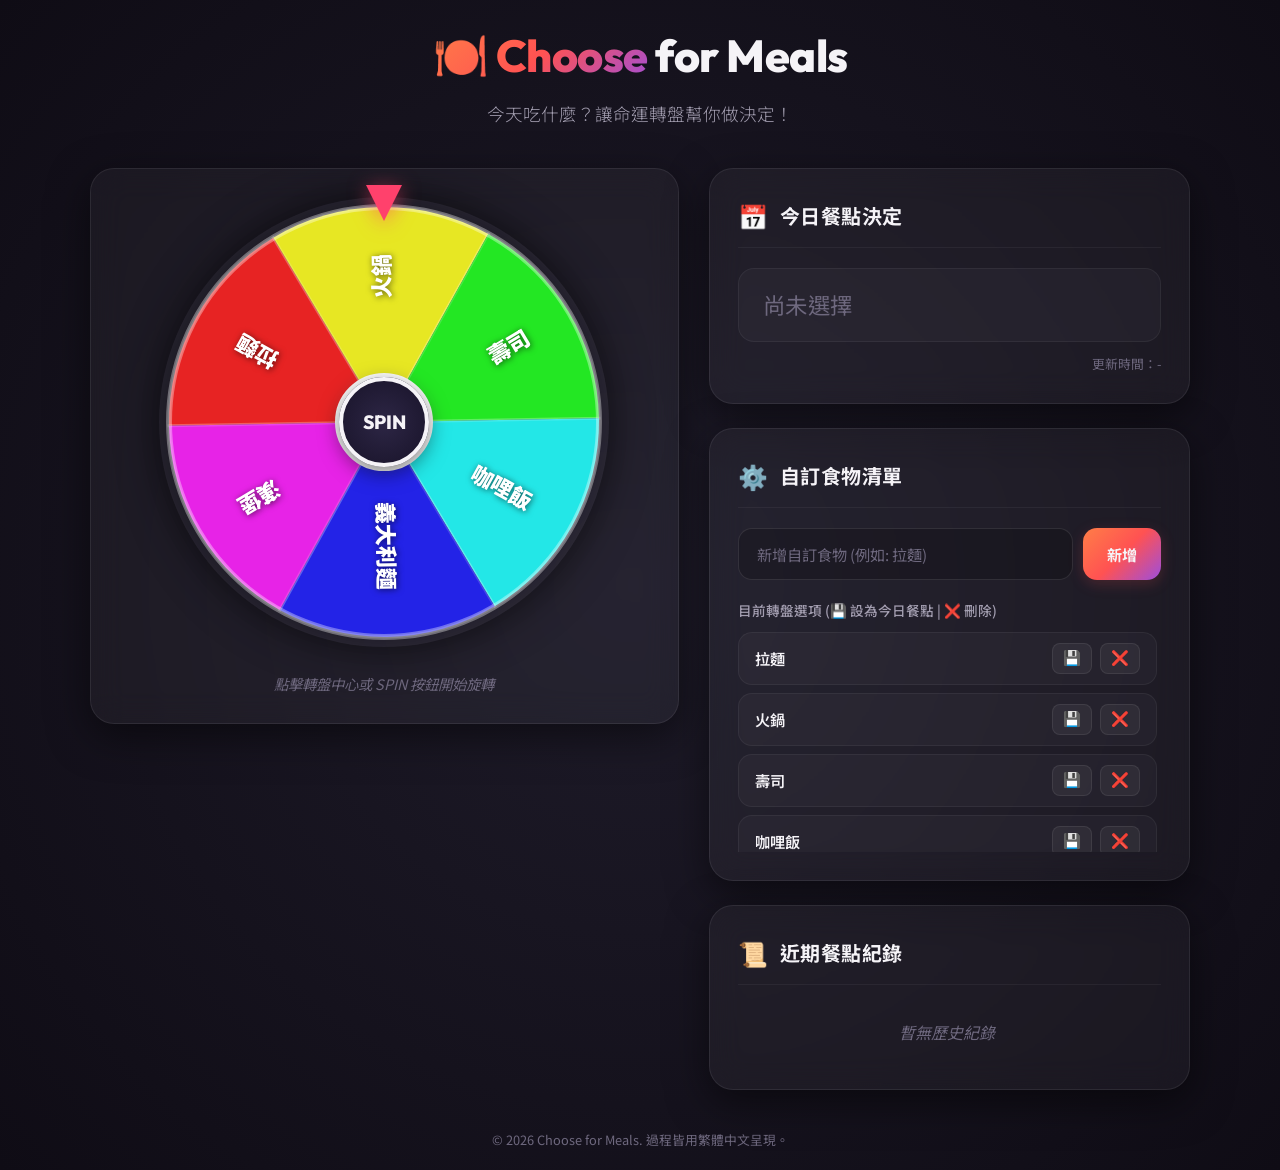
<file: index.html>
<!DOCTYPE html>
<html lang="zh-TW">
<head>
    <meta charset="UTF-8">
    <meta name="viewport" content="width=device-width, initial-scale=1.0">
    <title>今天吃什麼？ - 智能餐點決策轉盤</title>
    <!-- 載入 Google Fonts -->
    <link rel="preconnect" href="https://fonts.googleapis.com">
    <link rel="preconnect" href="https://fonts.gstatic.com" crossorigin>
    <link href="https://fonts.googleapis.com/css2?family=Noto+Sans+TC:wght@300;400;500;700;900&family=Outfit:wght@300;400;600;800&display=swap" rel="stylesheet">
    <link rel="stylesheet" href="style.css">
</head>
<body>
    <div class="app-container">
        <header class="app-header">
            <h1 class="app-title"><span class="brand-accent">🍽️ Choose</span> for Meals</h1>
            <p class="app-subtitle">今天吃什麼？讓命運轉盤幫你做決定！</p>
        </header>

        <main class="app-main">
            <!-- 左側：轉盤展示區 -->
            <section class="wheel-section card">
                <div class="wheel-outer-container">
                    <div class="wheel-pointer"></div>
                    <div class="wheel-container">
                        <canvas id="wheelCanvas" width="450" height="450"></canvas>
                        <button id="spinBtn" class="spin-button">SPIN</button>
                    </div>
                </div>
                <div id="quickTip" class="quick-tip">點擊轉盤中心或 SPIN 按鈕開始旋轉</div>
            </section>

            <!-- 右側：資訊與操作面板 -->
            <section class="control-section">
                <!-- 今日餐點卡片 -->
                <div class="card result-card" id="resultCard">
                    <div class="card-header">
                        <span class="icon">📅</span>
                        <h2>今日餐點決定</h2>
                    </div>
                    <div class="card-body">
                        <div class="today-choice-display">
                            <span class="choice-placeholder" id="todayChoiceText">尚未選擇</span>
                            <span class="choice-badge" id="sourceBadge">自動選擇</span>
                        </div>
                        <div class="custom-note-display" id="customNoteDisplay" style="display: none;">
                            <span class="note-label">想吃的食物：</span>
                            <span class="note-content" id="customNoteText">無</span>
                        </div>
                        <p class="last-updated" id="lastUpdatedText">更新時間：-</p>
                    </div>
                </div>

                <!-- 自訂食物清單與管理 -->
                <div class="card action-card">
                    <div class="card-header">
                        <span class="icon">⚙️</span>
                        <h2>自訂食物清單</h2>
                    </div>
                    <div class="card-body">
                        <form id="addFoodForm" class="add-food-form">
                            <div class="form-group row-group">
                                <input type="text" id="newFoodName" placeholder="新增自訂食物 (例如: 拉麵)" maxlength="15" required>
                                <button type="submit" class="add-button">新增</button>
                            </div>
                        </form>
                        <div class="food-options-manager">
                            <label class="list-label">目前轉盤選項 (💾 設為今日餐點 | ❌ 刪除)</label>
                            <ul class="food-list" id="foodList">
                                <!-- JavaScript 動態渲染 -->
                            </ul>
                        </div>
                    </div>
                </div>

                <!-- 歷史紀錄面板 -->
                <div class="card history-card">
                    <div class="card-header">
                        <span class="icon">📜</span>
                        <h2>近期餐點紀錄</h2>
                    </div>
                    <div class="card-body">
                        <ul class="history-list" id="historyList">
                            <li class="empty-history">暫無歷史紀錄</li>
                        </ul>
                        <button id="clearHistoryBtn" class="clear-history-button" style="display: none;">
                            清除所有紀錄
                        </button>
                    </div>
                </div>
            </section>
        </main>

        <footer class="app-footer">
            <p>© 2026 Choose for Meals. 過程皆用繁體中文呈現。</p>
        </footer>
    </div>

    <!-- 噴砂/煙火特效 Canvas (選用，為網頁增色) -->
    <canvas id="confettiCanvas" class="confetti-canvas"></canvas>

    <script src="app.js"></script>
</body>
</html>
</file>
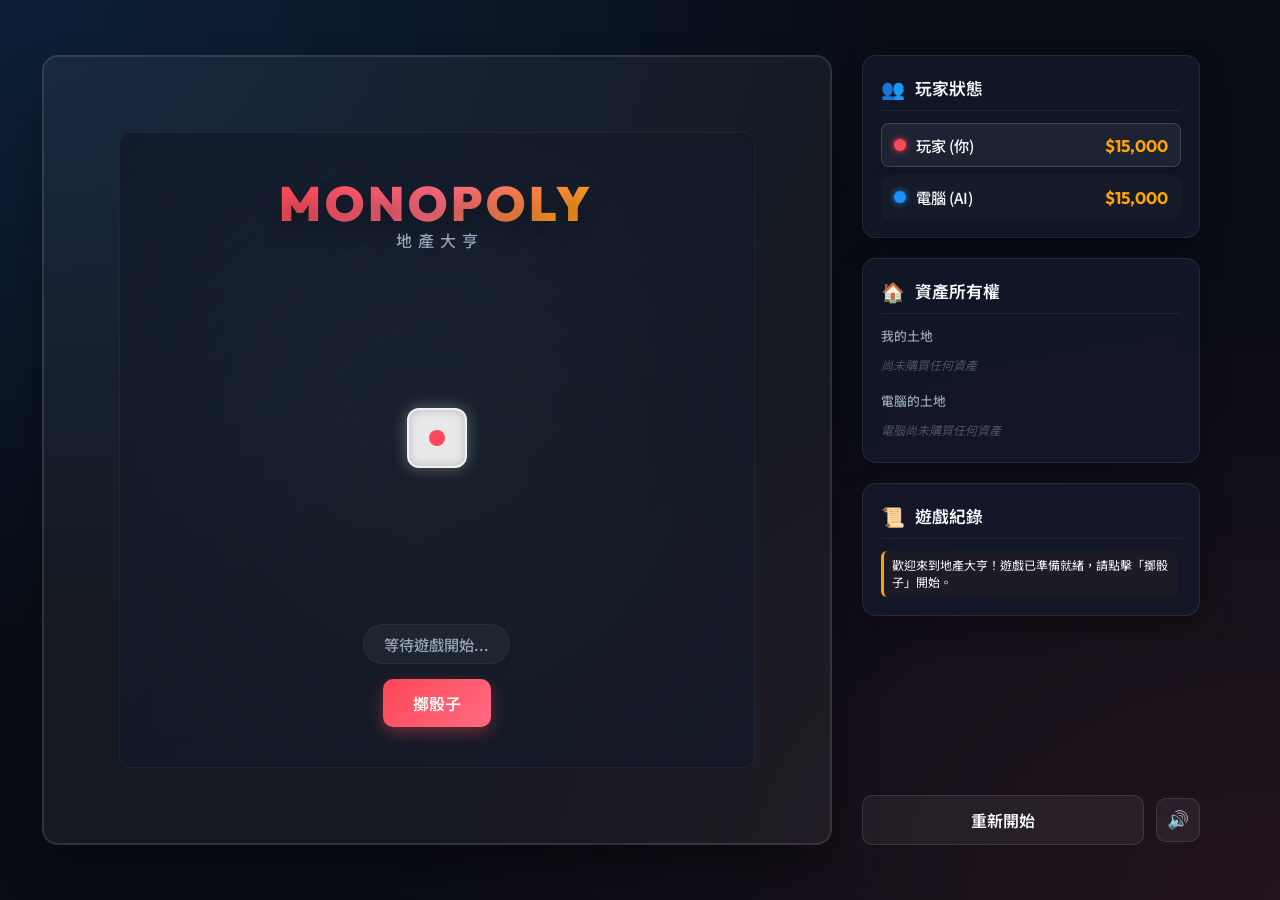
<file: monopoly/index.html>
<!DOCTYPE html>
<html lang="zh-TW">
<head>
    <meta charset="UTF-8">
    <meta name="viewport" content="width=device-width, initial-scale=1.0">
    <title>地產大亨 - 現代擬物風大富翁</title>
    <!-- 載入 Google Fonts -->
    <link rel="preconnect" href="https://fonts.googleapis.com">
    <link rel="preconnect" href="https://fonts.gstatic.com" crossorigin>
    <link href="https://fonts.googleapis.com/css2?family=Noto+Sans+TC:wght@300;400;500;700;900&family=Outfit:wght@300;400;600;800&display=swap" rel="stylesheet">
    <link rel="stylesheet" href="style.css">
</head>
<body>
    <div class="game-container">
        <!-- 左側：棋盤展示區 -->
        <main class="board-wrapper">
            <div class="board" id="monopolyBoard">
                <!-- 中間控制板：佔用 grid 2-10 行，2-10 列 -->
                <div class="center-panel">
                    <div class="logo-area">
                        <h1 class="logo-title">MONOPOLY</h1>
                        <p class="logo-subtitle">地產大亨</p>
                    </div>

                    <!-- 3D 骰子展示區 -->
                    <div class="dice-area">
                        <div class="scene">
                            <div class="dice" id="dice">
                                <div class="dice-face face-1">
                                    <span class="dot"></span>
                                </div>
                                <div class="dice-face face-2">
                                    <span class="dot"></span>
                                    <span class="dot"></span>
                                </div>
                                <div class="dice-face face-3">
                                    <span class="dot"></span>
                                    <span class="dot"></span>
                                    <span class="dot"></span>
                                </div>
                                <div class="dice-face face-4">
                                    <div class="dot-row">
                                        <span class="dot"></span>
                                        <span class="dot"></span>
                                    </div>
                                    <div class="dot-row">
                                        <span class="dot"></span>
                                        <span class="dot"></span>
                                    </div>
                                </div>
                                <div class="dice-face face-5">
                                    <div class="dot-row">
                                        <span class="dot"></span>
                                        <span class="dot"></span>
                                    </div>
                                    <div class="dot-row">
                                        <span class="dot"></span>
                                    </div>
                                    <div class="dot-row">
                                        <span class="dot"></span>
                                        <span class="dot"></span>
                                    </div>
                                </div>
                                <div class="dice-face face-6">
                                    <div class="dot-row">
                                        <span class="dot"></span>
                                        <span class="dot"></span>
                                    </div>
                                    <div class="dot-row">
                                        <span class="dot"></span>
                                        <span class="dot"></span>
                                    </div>
                                    <div class="dot-row">
                                        <span class="dot"></span>
                                        <span class="dot"></span>
                                    </div>
                                </div>
                            </div>
                        </div>
                    </div>

                    <!-- 遊戲即時提示與操作 -->
                    <div class="action-area">
                        <div class="turn-indicator" id="turnIndicator">
                            等待遊戲開始...
                        </div>
                        <button id="rollBtn" class="game-btn btn-primary">擲骰子</button>
                    </div>
                </div>

                <!-- 40 個格子會由 app.js 動態生成並插入到這裡 -->
                <!-- 棋子 Token 也會由 app.js 動態生成並以絕對定位放置於此 -->
            </div>
        </main>

        <!-- 右側：資訊與狀態控制面板 -->
        <aside class="sidebar">
            <!-- 玩家資訊卡片 -->
            <div class="card status-card">
                <div class="card-header">
                    <span class="icon">👥</span>
                    <h2>玩家狀態</h2>
                </div>
                <div class="card-body">
                    <!-- 玩家 1 (人類) -->
                    <div class="player-status-row active" id="playerStatus0">
                        <div class="player-info">
                            <span class="player-token-color token-red"></span>
                            <span class="player-name">玩家 (你)</span>
                        </div>
                        <div class="player-money" id="playerMoney0">$15,000</div>
                    </div>
                    <!-- 玩家 2 (電腦) -->
                    <div class="player-status-row" id="playerStatus1">
                        <div class="player-info">
                            <span class="player-token-color token-blue"></span>
                            <span class="player-name">電腦 (AI)</span>
                        </div>
                        <div class="player-money" id="playerMoney1">$15,000</div>
                    </div>
                </div>
            </div>

            <!-- 資產清單卡片 -->
            <div class="card assets-card">
                <div class="card-header">
                    <span class="icon">🏠</span>
                    <h2>資產所有權</h2>
                </div>
                <div class="card-body scrollable-body">
                    <div class="assets-section">
                        <h3>我的土地</h3>
                        <div class="assets-grid" id="playerAssets0">
                            <span class="no-assets">尚未購買任何資產</span>
                        </div>
                    </div>
                    <div class="assets-section">
                        <h3>電腦的土地</h3>
                        <div class="assets-grid" id="playerAssets1">
                            <span class="no-assets">電腦尚未購買任何資產</span>
                        </div>
                    </div>
                </div>
            </div>

            <!-- 歷史日誌卡片 -->
            <div class="card log-card">
                <div class="card-header">
                    <span class="icon">📜</span>
                    <h2>遊戲紀錄</h2>
                </div>
                <div class="card-body scrollable-body" id="logBody">
                    <div class="log-entry system-entry">歡迎來到地產大亨！遊戲已準備就緒，請點擊「擲骰子」開始。</div>
                </div>
            </div>

            <!-- 控制與設定 -->
            <div class="sidebar-footer">
                <button id="resetBtn" class="game-btn btn-secondary">重新開始</button>
                <div class="audio-control">
                    <button id="muteBtn" class="mute-btn" title="切換音效">🔊</button>
                </div>
            </div>
        </aside>
    </div>

    <!-- 全局彈窗：土地購買 / 機會命運卡片 / 訊息提示 -->
    <div class="modal-overlay" id="modalOverlay">
        <!-- 土地購買視窗 -->
        <div class="modal-content card-modal" id="buyModal" style="display: none;">
            <div class="modal-card-header" id="modalCardColor"></div>
            <div class="modal-card-body">
                <h3 class="modal-card-title" id="modalCardName">台北車站</h3>
                <p class="modal-card-type" id="modalCardType">土地</p>
                <div class="modal-card-details">
                    <div class="detail-row">
                        <span>購買價格</span>
                        <span class="price-val" id="modalCardPrice">$2,000</span>
                    </div>
                    <div class="detail-row">
                        <span>過路租金</span>
                        <span class="price-val" id="modalCardRent">$200</span>
                    </div>
                </div>
                <p class="modal-prompt">您是否要購買這塊土地？</p>
                <div class="modal-actions">
                    <button id="confirmBuyBtn" class="game-btn btn-primary">確認購買</button>
                    <button id="cancelBuyBtn" class="game-btn btn-secondary">放棄</button>
                </div>
            </div>
        </div>

        <!-- 卡片翻轉視窗 (機會/命運) -->
        <div class="modal-content card-flip-modal" id="flipModal" style="display: none;">
            <div class="card-flip-container">
                <div class="card-flip-inner" id="cardFlipInner">
                    <!-- 正面 (卡背) -->
                    <div class="card-face card-back" id="cardBackView">
                        <div class="card-back-logo">?</div>
                        <h3 id="cardBackTitle">機會</h3>
                    </div>
                    <!-- 反面 (卡面內容) -->
                    <div class="card-face card-front" id="cardFrontView">
                        <div class="card-front-header" id="cardFrontHeader">CHANCE</div>
                        <div class="card-front-body">
                            <p class="card-text" id="cardDescription">繳納超速罰單 $500。</p>
                            <div class="card-value-display" id="cardValueEffect">-$500</div>
                        </div>
                        <div class="card-front-footer">
                            <button id="closeFlipModalBtn" class="game-btn btn-primary">確定</button>
                        </div>
                    </div>
                </div>
            </div>
        </div>

        <!-- 遊戲結束視窗 -->
        <div class="modal-content msg-modal" id="gameOverModal" style="display: none;">
            <h2 class="modal-title" id="gameOverTitle">遊戲結束</h2>
            <div class="game-over-banner" id="gameOverBanner">🏆 你贏了！</div>
            <p id="gameOverDescription">電腦已破產，你成為了地產大亨！</p>
            <div class="modal-actions">
                <button id="gameOverRestartBtn" class="game-btn btn-primary">再玩一次</button>
            </div>
        </div>
    </div>
</body>
</html>
</file>
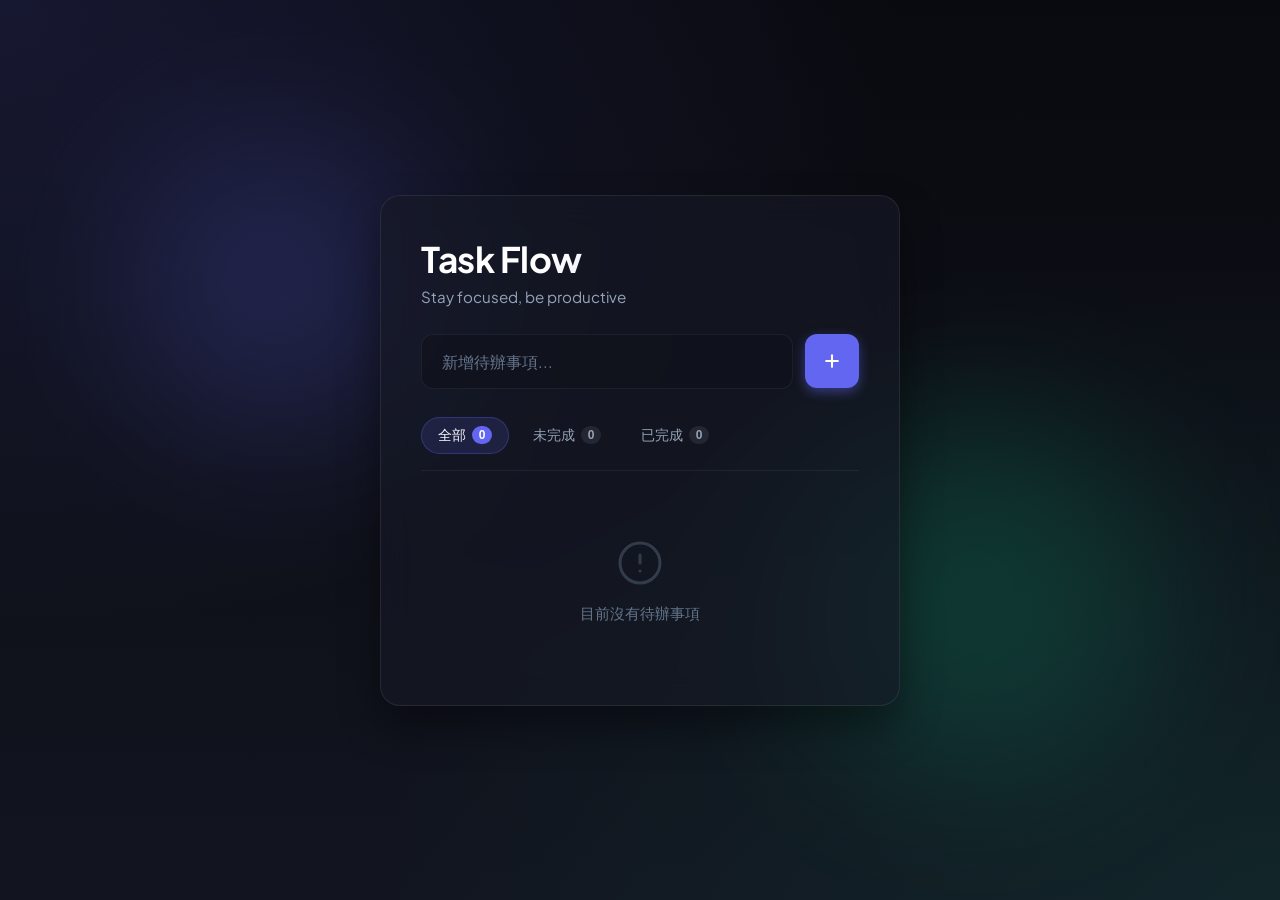
<file: to_do_list_test/index.html>
<!DOCTYPE html>
<html lang="zh-Hant">
<head>
  <meta charset="UTF-8">
  <meta name="viewport" content="width=device-width, initial-scale=1.0">
  <meta name="description" content="A premium, modern glassmorphism Todo List application.">
  <title>Minimalist Todo List</title>
  <!-- Google Fonts -->
  <link rel="preconnect" href="https://fonts.googleapis.com">
  <link rel="preconnect" href="https://fonts.gstatic.com" crossorigin>
  <link href="https://fonts.googleapis.com/css2?family=Plus+Jakarta+Sans:wght@300;400;500;600;700&display=swap" rel="stylesheet">
  <!-- Stylesheet -->
  <link rel="stylesheet" href="style.css">
</head>
<body>
  <div class="background-decor">
    <div class="circle circle-1"></div>
    <div class="circle circle-2"></div>
  </div>

  <main class="todo-container">
    <header class="todo-header">
      <h1>Task Flow</h1>
      <p class="subtitle">Stay focused, be productive</p>
    </header>

    <section class="todo-input-section">
      <form id="todo-form" class="todo-form">
        <input 
          type="text" 
          id="todo-input" 
          placeholder="新增待辦事項..." 
          autocomplete="off"
          required
        >
        <button type="submit" id="add-btn" aria-label="新增事項">
          <svg xmlns="http://www.w3.org/2000/svg" width="20" height="20" viewBox="0 0 24 24" fill="none" stroke="currentColor" stroke-width="2.5" stroke-linecap="round" stroke-linejoin="round">
            <line x1="12" y1="5" x2="12" y2="19"></line>
            <line x1="5" y1="12" x2="19" y2="12"></line>
          </svg>
        </button>
      </form>
    </section>

    <section class="todo-filter-section">
      <div class="filters">
        <button class="filter-btn active" data-filter="all" id="filter-all">
          全部
          <span class="count-badge" id="count-all">0</span>
        </button>
        <button class="filter-btn" data-filter="active" id="filter-active">
          未完成
          <span class="count-badge" id="count-active">0</span>
        </button>
        <button class="filter-btn" data-filter="completed" id="filter-completed">
          已完成
          <span class="count-badge" id="count-completed">0</span>
        </button>
      </div>
    </section>

    <section class="todo-list-section">
      <ul id="todo-list" class="todo-list">
        <!-- Dynamic items will be inserted here -->
      </ul>
      <div id="empty-state" class="empty-state">
        <svg xmlns="http://www.w3.org/2000/svg" width="48" height="48" viewBox="0 0 24 24" fill="none" stroke="currentColor" stroke-width="1.5" stroke-linecap="round" stroke-linejoin="round">
          <circle cx="12" cy="12" r="10"></circle>
          <line x1="12" y1="8" x2="12" y2="12"></line>
          <line x1="12" y1="16" x2="12.01" y2="16"></line>
        </svg>
        <p>目前沒有待辦事項</p>
      </div>
    </section>
  </main>

  <script src="app.js"></script>
</body>
</html>
</file>
<file: style.css>
/* Modern CSS Reset & Variables */
:root {
    --bg-gradient: radial-gradient(circle at 50% 50%, #1e1b29 0%, #0f0c15 100%);
    --card-bg: rgba(255, 255, 255, 0.04);
    --card-border: rgba(255, 255, 255, 0.08);
    --card-blur: blur(16px);
    
    --text-primary: #f5f3f7;
    --text-secondary: #a39eb0;
    --text-muted: #6e687e;
    
    --accent-orange: #ff7e47;
    --accent-teal: #2bd1a8;
    --accent-purple: #9d4edd;
    --accent-glow: rgba(157, 78, 221, 0.4);
    
    --gradient-accent: linear-gradient(135deg, #ff7e47 0%, #ff5252 50%, #9d4edd 100%);
    
    --font-main: 'Noto Sans TC', sans-serif;
    --font-display: 'Outfit', sans-serif;
    
    --shadow-premium: 0 12px 40px 0 rgba(0, 0, 0, 0.5);
    --transition-smooth: all 0.3s cubic-bezier(0.25, 0.8, 0.25, 1);
}

* {
    box-sizing: border-box;
    margin: 0;
    padding: 0;
}

body {
    font-family: var(--font-main);
    background: var(--bg-gradient);
    color: var(--text-primary);
    min-height: 100vh;
    display: flex;
    justify-content: center;
    align-items: center;
    overflow-x: hidden;
    padding: 20px;
    line-height: 1.6;
}

/* App Container Layout */
.app-container {
    width: 100%;
    max-width: 1100px;
    display: flex;
    flex-direction: column;
    gap: 30px;
}

/* Header Styling */
.app-header {
    text-align: center;
    margin-bottom: 10px;
    animation: fadeInDown 0.8s ease-out;
}

.app-title {
    font-family: var(--font-display);
    font-size: 2.8rem;
    font-weight: 800;
    letter-spacing: -0.5px;
    margin-bottom: 8px;
}

.brand-accent {
    background: var(--gradient-accent);
    -webkit-background-clip: text;
    -webkit-text-fill-color: transparent;
    display: inline-block;
}

.app-subtitle {
    font-size: 1.1rem;
    color: var(--text-secondary);
    font-weight: 300;
}

/* Main Content Grid */
.app-main {
    display: grid;
    grid-template-columns: 1.1fr 0.9fr;
    gap: 30px;
    align-items: start;
    animation: fadeInUp 0.8s ease-out;
}

/* Base Card Design (Glassmorphism) */
.card {
    background: var(--card-bg);
    backdrop-filter: var(--card-blur);
    -webkit-backdrop-filter: var(--card-blur);
    border: 1px solid var(--card-border);
    border-radius: 24px;
    padding: 28px;
    box-shadow: var(--shadow-premium);
    transition: var(--transition-smooth);
}

.card:hover {
    border-color: rgba(255, 255, 255, 0.15);
    box-shadow: 0 16px 45px 0 rgba(0, 0, 0, 0.6);
    transform: translateY(-2px);
}

.card-header {
    display: flex;
    align-items: center;
    gap: 12px;
    margin-bottom: 20px;
    border-bottom: 1px solid rgba(255, 255, 255, 0.05);
    padding-bottom: 12px;
}

.card-header .icon {
    font-size: 1.5rem;
}

.card-header h2 {
    font-size: 1.25rem;
    font-weight: 700;
    color: var(--text-primary);
    letter-spacing: 0.5px;
}

/* Left Section: Wheel Card */
.wheel-section {
    display: flex;
    flex-direction: column;
    align-items: center;
    justify-content: center;
    min-height: 520px;
    position: relative;
    overflow: hidden;
}

.wheel-outer-container {
    position: relative;
    width: 450px;
    height: 450px;
    margin-bottom: 20px;
}

.wheel-pointer {
    position: absolute;
    top: -12px;
    left: 50%;
    transform: translateX(-50%);
    width: 0;
    height: 0;
    border-left: 18px solid transparent;
    border-right: 18px solid transparent;
    border-top: 36px solid #ff416c; /* Bright neon pointer */
    filter: drop-shadow(0 4px 10px rgba(255, 65, 108, 0.6));
    z-index: 10;
    pointer-events: none;
}

/* Animation for pointer bouncing when wheel ticks */
.wheel-pointer.active-tick {
    animation: pointerWiggle 0.15s ease;
}

.wheel-container {
    position: relative;
    width: 100%;
    height: 100%;
    border-radius: 50%;
    box-shadow: 0 0 40px rgba(0, 0, 0, 0.6), inset 0 0 20px rgba(255, 255, 255, 0.05);
    display: flex;
    justify-content: center;
    align-items: center;
}

#wheelCanvas {
    width: 100%;
    height: 100%;
    border-radius: 50%;
    transition: transform 6s cubic-bezier(0.1, 0.8, 0.1, 1);
}

.spin-button {
    position: absolute;
    width: 90px;
    height: 90px;
    background: radial-gradient(circle, #2d2645 0%, #181329 100%);
    border: 4px solid var(--text-primary);
    border-radius: 50%;
    color: var(--text-primary);
    font-family: var(--font-display);
    font-size: 1.2rem;
    font-weight: 800;
    cursor: pointer;
    box-shadow: 0 6px 20px rgba(0, 0, 0, 0.5), 0 0 15px rgba(255, 255, 255, 0.1);
    transition: var(--transition-smooth);
    z-index: 5;
    outline: none;
    display: flex;
    align-items: center;
    justify-content: center;
    user-select: none;
}

.spin-button:hover {
    transform: scale(1.08);
    box-shadow: 0 0 25px var(--accent-glow), 0 6px 25px rgba(0, 0, 0, 0.6);
    background: radial-gradient(circle, #382f56 0%, #1f1833 100%);
}

.spin-button:active {
    transform: scale(0.95);
}

.quick-tip {
    font-size: 0.9rem;
    color: var(--text-muted);
    font-style: italic;
    margin-top: 5px;
}

/* Right Section: Control Cards */
.control-section {
    display: flex;
    flex-direction: column;
    gap: 24px;
}

/* Today's Choice Display */
.today-choice-display {
    display: flex;
    align-items: center;
    justify-content: space-between;
    background: rgba(255, 255, 255, 0.03);
    border: 1px solid rgba(255, 255, 255, 0.05);
    border-radius: 16px;
    padding: 18px 24px;
    margin-bottom: 12px;
}

#todayChoiceText {
    font-size: 1.8rem;
    font-weight: 900;
    letter-spacing: 0.5px;
    background: var(--gradient-accent);
    -webkit-background-clip: text;
    -webkit-text-fill-color: transparent;
    display: inline-block;
    filter: drop-shadow(0 2px 8px rgba(255, 82, 82, 0.3));
}

.choice-placeholder {
    color: var(--text-muted) !important;
    background: none !important;
    -webkit-text-fill-color: var(--text-muted) !important;
    font-weight: 400 !important;
    font-size: 1.4rem !important;
    filter: none !important;
}

.choice-badge {
    background: rgba(255, 255, 255, 0.08);
    border: 1px solid rgba(255, 255, 255, 0.1);
    color: var(--text-secondary);
    font-size: 0.8rem;
    padding: 6px 12px;
    border-radius: 30px;
    font-weight: 500;
}

.choice-badge.badge-auto {
    background: rgba(43, 209, 168, 0.1);
    border-color: rgba(43, 209, 168, 0.2);
    color: var(--accent-teal);
}

.choice-badge.badge-manual {
    background: rgba(157, 78, 221, 0.1);
    border-color: rgba(157, 78, 221, 0.2);
    color: var(--accent-purple);
}

/* Custom Note Display */
.custom-note-display {
    background: rgba(255, 255, 255, 0.02);
    border-radius: 12px;
    padding: 12px 18px;
    margin-bottom: 12px;
    border-left: 4px solid var(--accent-purple);
}

.note-label {
    font-size: 0.85rem;
    color: var(--text-secondary);
    display: block;
    margin-bottom: 4px;
}

.note-content {
    font-size: 1.05rem;
    font-weight: 500;
    color: var(--text-primary);
}

.last-updated {
    font-size: 0.8rem;
    color: var(--text-muted);
    text-align: right;
}

/* Form & Food List Styles */
.add-food-form {
    margin-bottom: 20px;
}

.row-group {
    display: flex;
    gap: 10px;
    width: 100%;
}

.row-group input[type="text"] {
    flex-grow: 1;
}

.add-button {
    background: var(--gradient-accent);
    border: none;
    border-radius: 14px;
    padding: 14px 24px;
    color: var(--text-primary);
    font-family: var(--font-main);
    font-size: 0.95rem;
    font-weight: 700;
    cursor: pointer;
    box-shadow: 0 4px 15px rgba(255, 82, 82, 0.2);
    transition: var(--transition-smooth);
}

.add-button:hover {
    transform: translateY(-1px);
    box-shadow: 0 6px 20px rgba(255, 82, 82, 0.35);
    filter: brightness(1.05);
}

.food-options-manager {
    display: flex;
    flex-direction: column;
    gap: 10px;
}

.list-label {
    font-size: 0.85rem;
    color: var(--text-secondary);
    font-weight: 500;
}

.food-list {
    list-style: none;
    max-height: 220px;
    overflow-y: auto;
    display: flex;
    flex-direction: column;
    gap: 8px;
    padding-right: 4px;
}

/* Custom Scrollbar for food list */
.food-list::-webkit-scrollbar {
    width: 6px;
}

.food-list::-webkit-scrollbar-track {
    background: rgba(0, 0, 0, 0.05);
    border-radius: 10px;
}

.food-list::-webkit-scrollbar-thumb {
    background: rgba(255, 255, 255, 0.1);
    border-radius: 10px;
}

.food-list::-webkit-scrollbar-thumb:hover {
    background: rgba(255, 255, 255, 0.2);
}

.food-item {
    display: flex;
    justify-content: space-between;
    align-items: center;
    background: rgba(255, 255, 255, 0.03);
    border: 1px solid rgba(255, 255, 255, 0.05);
    border-radius: 14px;
    padding: 10px 16px;
    transition: var(--transition-smooth);
}

.food-item:hover {
    background: rgba(255, 255, 255, 0.06);
    border-color: rgba(255, 255, 255, 0.12);
}

.food-name {
    font-weight: 600;
    color: var(--text-primary);
    font-size: 0.95rem;
}

.food-actions {
    display: flex;
    gap: 8px;
}

.food-btn {
    background: rgba(255, 255, 255, 0.05);
    border: 1px solid rgba(255, 255, 255, 0.08);
    cursor: pointer;
    font-size: 0.9rem;
    padding: 6px 10px;
    border-radius: 8px;
    transition: var(--transition-smooth);
    color: var(--text-secondary);
}

.food-select-btn:hover {
    background: rgba(43, 209, 168, 0.15);
    border-color: rgba(43, 209, 168, 0.3);
    color: var(--accent-teal);
    transform: scale(1.05);
}

.food-delete-btn:hover {
    background: rgba(255, 82, 82, 0.15);
    border-color: rgba(255, 82, 82, 0.3);
    color: #ff5252;
    transform: scale(1.05);
}

/* Inputs */
input[type="text"] {
    background: rgba(0, 0, 0, 0.2);
    border: 1px solid rgba(255, 255, 255, 0.1);
    padding: 14px 18px;
    border-radius: 14px;
    color: var(--text-primary);
    font-size: 0.95rem;
    outline: none;
    font-family: var(--font-main);
    transition: var(--transition-smooth);
}

input[type="text"]:focus {
    border-color: var(--accent-purple);
    box-shadow: 0 0 15px rgba(157, 78, 221, 0.2);
    background: rgba(0, 0, 0, 0.3);
}

input[type="text"]::placeholder {
    color: var(--text-muted);
}

/* Save Button */
.save-button {
    background: var(--gradient-accent);
    border: none;
    border-radius: 14px;
    padding: 14px;
    color: var(--text-primary);
    font-family: var(--font-main);
    font-size: 1rem;
    font-weight: 700;
    cursor: pointer;
    box-shadow: 0 4px 20px rgba(255, 82, 82, 0.3);
    transition: var(--transition-smooth);
    display: flex;
    align-items: center;
    justify-content: center;
    gap: 8px;
}

.save-button:hover {
    transform: translateY(-2px);
    box-shadow: 0 6px 25px rgba(255, 82, 82, 0.45);
    filter: brightness(1.05);
}

.save-button:active {
    transform: translateY(0);
}

/* History Card */
.history-list {
    list-style: none;
    max-height: 180px;
    overflow-y: auto;
    display: flex;
    flex-direction: column;
    gap: 10px;
    padding-right: 4px;
}

/* Custom Scrollbar for history list */
.history-list::-webkit-scrollbar {
    width: 6px;
}

.history-list::-webkit-scrollbar-track {
    background: rgba(0, 0, 0, 0.05);
    border-radius: 10px;
}

.history-list::-webkit-scrollbar-thumb {
    background: rgba(255, 255, 255, 0.1);
    border-radius: 10px;
}

.history-list::-webkit-scrollbar-thumb:hover {
    background: rgba(255, 255, 255, 0.2);
}

.history-item {
    display: flex;
    justify-content: space-between;
    align-items: center;
    background: rgba(255, 255, 255, 0.02);
    border: 1px solid rgba(255, 255, 255, 0.03);
    border-radius: 12px;
    padding: 10px 14px;
    font-size: 0.85rem;
    animation: fadeIn 0.4s ease-out;
}

.history-date {
    color: var(--text-muted);
}

.history-choice-group {
    display: flex;
    align-items: center;
    gap: 6px;
}

.history-meal {
    font-weight: 700;
    color: var(--accent-teal);
}

.history-note {
    color: var(--text-secondary);
    font-style: italic;
    background: rgba(255, 255, 255, 0.05);
    padding: 2px 6px;
    border-radius: 6px;
    max-width: 120px;
    overflow: hidden;
    text-overflow: ellipsis;
    white-space: nowrap;
}

.empty-history {
    text-align: center;
    color: var(--text-muted);
    font-style: italic;
    padding: 15px 0;
}

.clear-history-button {
    background: transparent;
    border: 1px solid rgba(255, 255, 255, 0.1);
    color: var(--text-secondary);
    padding: 8px;
    border-radius: 10px;
    font-size: 0.8rem;
    font-weight: 500;
    cursor: pointer;
    width: 100%;
    margin-top: 15px;
    transition: var(--transition-smooth);
}

.clear-history-button:hover {
    background: rgba(255, 82, 82, 0.1);
    border-color: rgba(255, 82, 82, 0.3);
    color: #ff5252;
}

/* Footer */
.app-footer {
    text-align: center;
    color: var(--text-muted);
    font-size: 0.8rem;
    margin-top: 10px;
}

/* Confetti Canvas overlay */
.confetti-canvas {
    position: fixed;
    top: 0;
    left: 0;
    width: 100vw;
    height: 100vh;
    pointer-events: none;
    z-index: 999;
}

/* Animations */
@keyframes fadeIn {
    from { opacity: 0; transform: scale(0.95); }
    to { opacity: 1; transform: scale(1); }
}

@keyframes fadeInUp {
    from { opacity: 0; transform: translateY(20px); }
    to { opacity: 1; transform: translateY(0); }
}

@keyframes fadeInDown {
    from { opacity: 0; transform: translateY(-20px); }
    to { opacity: 1; transform: translateY(0); }
}

@keyframes pointerWiggle {
    0% { transform: translateX(-50%) rotate(0deg); }
    50% { transform: translateX(-50%) rotate(-15deg); }
    100% { transform: translateX(-50%) rotate(0deg); }
}

/* Responsive Layout */
@media (max-width: 950px) {
    .app-main {
        grid-template-columns: 1fr;
        justify-items: center;
    }
    
    .control-section {
        width: 100%;
        max-width: 500px;
    }
    
    .wheel-section {
        width: 100%;
        max-width: 500px;
    }
}

@media (max-width: 500px) {
    body {
        padding: 10px;
    }
    
    .wheel-outer-container {
        width: 320px;
        height: 320px;
    }
    
    .app-title {
        font-size: 2.1rem;
    }
    
    .spin-button {
        width: 75px;
        height: 75px;
        font-size: 1rem;
        border-width: 3px;
    }
    
    .card {
        padding: 20px;
    }
    
    .meal-option-btn .btn-design {
        padding: 10px 0;
        font-size: 0.85rem;
    }
}
</file>
<file: monopoly/style.css>
/* 基礎設定與變數 */
:root {
    --bg-dark: #090d16;
    --card-bg: rgba(22, 29, 49, 0.65);
    --border-color: rgba(255, 255, 255, 0.08);
    --text-primary: #f8fafc;
    --text-secondary: #94a3b8;
    --accent-red: #ff4757;
    --accent-blue: #1e90ff;
    --accent-green: #2ed573;
    --accent-gold: #ffa502;
    --board-bg: #111827;
    --cell-bg: rgba(31, 41, 55, 0.45);
    --cell-hover-bg: rgba(55, 65, 81, 0.6);
    --font-fancy: 'Outfit', 'Noto Sans TC', sans-serif;
    --font-normal: 'Noto Sans TC', sans-serif;
}

* {
    margin: 0;
    padding: 0;
    box-sizing: border-box;
}

body {
    background-color: var(--bg-dark);
    color: var(--text-primary);
    font-family: var(--font-normal);
    min-height: 100vh;
    display: flex;
    justify-content: center;
    align-items: center;
    overflow-x: hidden;
    background-image: 
        radial-gradient(at 0% 0%, rgba(30, 144, 255, 0.15) 0px, transparent 50%),
        radial-gradient(at 100% 100%, rgba(255, 71, 87, 0.1) 0px, transparent 50%);
}

/* 主容器排版 */
.game-container {
    display: grid;
    grid-template-columns: 1.1fr 0.9fr;
    gap: 30px;
    width: 95vw;
    max-width: 1400px;
    height: 90vh;
    max-height: 850px;
    padding: 10px;
}

/* 棋盤區域 */
.board-wrapper {
    position: relative;
    width: 100%;
    height: 100%;
    aspect-ratio: 1 / 1;
    display: flex;
    justify-content: center;
    align-items: center;
}

.board {
    display: grid;
    grid-template-columns: repeat(11, 1fr);
    grid-template-rows: repeat(11, 1fr);
    gap: 4px;
    width: 100%;
    height: 100%;
    background-color: rgba(255, 255, 255, 0.05);
    border: 2px solid rgba(255, 255, 255, 0.1);
    border-radius: 16px;
    padding: 4px;
    position: relative;
    box-shadow: 0 25px 50px -12px rgba(0, 0, 0, 0.5);
    overflow: hidden;
}

/* 格子基本樣式 */
.cell {
    background-color: var(--cell-bg);
    border-radius: 6px;
    border: 1px solid rgba(255, 255, 255, 0.03);
    position: relative;
    display: flex;
    flex-direction: column;
    justify-content: space-between;
    align-items: center;
    padding: 4px;
    cursor: pointer;
    transition: background-color 0.2s, transform 0.2s;
    user-select: none;
    overflow: hidden;
}

.cell:hover {
    background-color: var(--cell-hover-bg);
    transform: scale(1.02);
    z-index: 5;
}

/* 各個方向格子的顏色條設定 */
.cell-color-bar {
    position: absolute;
    background-color: #ccc;
    transition: filter 0.2s;
}

.cell-top .cell-color-bar {
    top: 0;
    left: 0;
    right: 0;
    height: 12px;
}

.cell-bottom .cell-color-bar {
    bottom: 0;
    left: 0;
    right: 0;
    height: 12px;
}

.cell-left .cell-color-bar {
    top: 0;
    bottom: 0;
    left: 0;
    width: 12px;
}

.cell-right .cell-color-bar {
    top: 0;
    bottom: 0;
    right: 0;
    width: 12px;
}

/* 內容排版 */
.cell-name {
    font-size: 0.65rem;
    font-weight: 700;
    text-align: center;
    width: 100%;
    margin-top: 14px;
    word-break: break-all;
    line-height: 1.1;
    color: var(--text-primary);
}

.cell-left .cell-name, .cell-right .cell-name {
    margin-top: 4px;
}

.cell-bottom .cell-name {
    margin-top: 4px;
    margin-bottom: 14px;
}

.cell-price {
    font-size: 0.55rem;
    color: var(--accent-gold);
    font-weight: bold;
    margin-bottom: 2px;
}

.cell-bottom .cell-price {
    margin-bottom: 0;
    margin-top: auto;
}

.cell-icon {
    font-size: 1.1rem;
    margin: auto 0;
}

/* 角落大格子 */
.cell-corner {
    background-color: rgba(30, 41, 59, 0.7);
    font-weight: 800;
    border: 1px solid rgba(255, 255, 255, 0.08);
}

.cell-corner .cell-name {
    font-size: 0.8rem;
    margin: auto 0;
    color: #fff;
    text-shadow: 0 0 8px rgba(255, 255, 255, 0.3);
}

/* 已購土地邊框標記 */
.cell.owned-player0 {
    box-shadow: inset 0 0 0 3px var(--accent-red);
}
.cell.owned-player1 {
    box-shadow: inset 0 0 0 3px var(--accent-blue);
}

/* 中間控制板 */
.center-panel {
    grid-column: 2 / 11;
    grid-row: 2 / 11;
    background: radial-gradient(circle, rgba(31, 41, 55, 0.4) 0%, rgba(17, 24, 39, 0.7) 100%);
    backdrop-filter: blur(16px);
    border-radius: 12px;
    display: flex;
    flex-direction: column;
    justify-content: space-between;
    align-items: center;
    padding: 30px;
    border: 1px solid rgba(255, 255, 255, 0.05);
    position: relative;
}

.logo-area {
    text-align: center;
    margin-top: 10px;
}

.logo-title {
    font-family: var(--font-fancy);
    font-size: 3rem;
    font-weight: 900;
    letter-spacing: 4px;
    background: linear-gradient(135deg, #ff4757, #ff6b81, #ffa502);
    -webkit-background-clip: text;
    -webkit-text-fill-color: transparent;
    text-shadow: 0 10px 20px rgba(0, 0, 0, 0.3);
}

.logo-subtitle {
    font-size: 1rem;
    letter-spacing: 6px;
    color: var(--text-secondary);
    font-weight: 500;
    margin-top: -5px;
    text-indent: 6px;
}

/* 骰子 3D 場景 */
.dice-area {
    perspective: 800px;
    margin: 20px 0;
    width: 100px;
    height: 100px;
    display: flex;
    justify-content: center;
    align-items: center;
}

.scene {
    width: 60px;
    height: 60px;
    position: relative;
}

.dice {
    width: 100%;
    height: 100%;
    position: absolute;
    transform-style: preserve-3d;
    transition: transform 1.5s cubic-bezier(0.2, 0.8, 0.3, 1.1);
}

.dice-face {
    position: absolute;
    width: 60px;
    height: 60px;
    border: 2px solid rgba(255, 255, 255, 0.4);
    background: rgba(255, 255, 255, 0.9);
    border-radius: 12px;
    display: flex;
    flex-direction: column;
    justify-content: space-around;
    align-items: center;
    padding: 6px;
    box-shadow: inset 0 0 10px rgba(0, 0, 0, 0.2), 0 0 15px rgba(255, 255, 255, 0.3);
    backface-visibility: hidden;
}

.dice-face .dot {
    display: block;
    width: 10px;
    height: 10px;
    border-radius: 50%;
    background-color: #1e293b;
}

/* 點數一的紅點 */
.face-1 .dot {
    width: 16px;
    height: 16px;
    background-color: var(--accent-red);
}

.dot-row {
    display: flex;
    justify-content: space-around;
    width: 100%;
}

/* 定義正立方體的6個面 */
.face-1 { transform: rotateY(0deg) translateZ(30px); }
.face-2 { transform: rotateY(90deg) translateZ(30px); }
.face-3 { transform: rotateX(90deg) translateZ(30px); }
.face-4 { transform: rotateX(-90deg) translateZ(30px); }
.face-5 { transform: rotateY(-90deg) translateZ(30px); }
.face-6 { transform: rotateY(180deg) translateZ(30px); }

/* 骰子預設靜止點數定位 */
.show-1 { transform: rotateX(360deg) rotateY(360deg); }
.show-2 { transform: rotateX(360deg) rotateY(270deg); }
.show-3 { transform: rotateX(270deg) rotateY(360deg); }
.show-4 { transform: rotateX(90deg) rotateY(360deg); }
.show-5 { transform: rotateX(360deg) rotateY(90deg); }
.show-6 { transform: rotateX(180deg) rotateY(360deg); }

/* 互動按鈕與控制 */
.action-area {
    text-align: center;
    width: 100%;
    display: flex;
    flex-direction: column;
    align-items: center;
    gap: 15px;
    margin-bottom: 10px;
}

.turn-indicator {
    font-size: 0.95rem;
    font-weight: 500;
    color: var(--text-secondary);
    background-color: rgba(255, 255, 255, 0.04);
    padding: 8px 20px;
    border-radius: 20px;
    border: 1px solid rgba(255, 255, 255, 0.05);
    text-align: center;
    max-width: 85%;
    box-shadow: 0 4px 6px -1px rgba(0, 0, 0, 0.1);
}

.game-btn {
    font-family: var(--font-fancy);
    font-size: 1rem;
    font-weight: 600;
    padding: 12px 30px;
    border: none;
    border-radius: 10px;
    cursor: pointer;
    transition: all 0.2s ease;
    outline: none;
}

.btn-primary {
    background: linear-gradient(135deg, #ff4757, #ff6b81);
    color: white;
    box-shadow: 0 6px 15px rgba(255, 71, 87, 0.35);
}

.btn-primary:hover:not(:disabled) {
    transform: translateY(-2px);
    box-shadow: 0 8px 20px rgba(255, 71, 87, 0.5);
}

.btn-primary:active:not(:disabled) {
    transform: translateY(1px);
}

.btn-primary:disabled {
    background: #475569;
    color: #94a3b8;
    box-shadow: none;
    cursor: not-allowed;
}

.btn-secondary {
    background: rgba(255, 255, 255, 0.06);
    color: var(--text-primary);
    border: 1px solid rgba(255, 255, 255, 0.1);
}

.btn-secondary:hover {
    background: rgba(255, 255, 255, 0.12);
    border-color: rgba(255, 255, 255, 0.2);
}

/* 棋子樣式 (絕對定位) */
.token {
    width: 18px;
    height: 18px;
    border-radius: 50%;
    position: absolute;
    z-index: 20;
    transition: all 0.25s cubic-bezier(0.25, 0.46, 0.45, 0.94);
    pointer-events: none;
    border: 2px solid #fff;
}

.token-player0 {
    background-color: var(--accent-red);
    box-shadow: 0 0 10px var(--accent-red);
}

.token-player1 {
    background-color: var(--accent-blue);
    box-shadow: 0 0 10px var(--accent-blue);
}

/* 側邊欄控制面板 */
.sidebar {
    display: flex;
    flex-direction: column;
    gap: 20px;
    height: 100%;
}

.card {
    background: var(--card-bg);
    backdrop-filter: blur(12px);
    border: 1px solid var(--border-color);
    border-radius: 14px;
    padding: 18px;
    box-shadow: 0 10px 30px rgba(0, 0, 0, 0.25);
    display: flex;
    flex-direction: column;
}

.card-header {
    display: flex;
    align-items: center;
    gap: 10px;
    margin-bottom: 12px;
    border-bottom: 1px solid rgba(255, 255, 255, 0.06);
    padding-bottom: 8px;
}

.card-header h2 {
    font-size: 1.05rem;
    font-weight: 600;
    color: var(--text-primary);
}

.card-header .icon {
    font-size: 1.2rem;
}

.card-body {
    flex: 1;
}

.scrollable-body {
    max-height: 220px;
    overflow-y: auto;
    padding-right: 4px;
}

/* 自訂捲軸樣式 */
.scrollable-body::-webkit-scrollbar {
    width: 5px;
}

.scrollable-body::-webkit-scrollbar-track {
    background: rgba(255, 255, 255, 0.02);
    border-radius: 10px;
}

.scrollable-body::-webkit-scrollbar-thumb {
    background: rgba(255, 255, 255, 0.15);
    border-radius: 10px;
}

.scrollable-body::-webkit-scrollbar-thumb:hover {
    background: rgba(255, 255, 255, 0.25);
}

/* 玩家狀態樣式 */
.player-status-row {
    display: flex;
    justify-content: space-between;
    align-items: center;
    padding: 10px 12px;
    border-radius: 8px;
    margin-bottom: 8px;
    background-color: rgba(255, 255, 255, 0.02);
    border: 1px solid transparent;
    transition: all 0.2s ease;
}

.player-status-row:last-child {
    margin-bottom: 0;
}

.player-status-row.active {
    background-color: rgba(255, 255, 255, 0.06);
    border-color: rgba(255, 255, 255, 0.15);
    box-shadow: 0 4px 12px rgba(0, 0, 0, 0.15);
}

.player-info {
    display: flex;
    align-items: center;
    gap: 10px;
}

.player-token-color {
    width: 12px;
    height: 12px;
    border-radius: 50%;
    display: inline-block;
}

.token-red {
    background-color: var(--accent-red);
    box-shadow: 0 0 6px var(--accent-red);
}

.token-blue {
    background-color: var(--accent-blue);
    box-shadow: 0 0 6px var(--accent-blue);
}

.player-name {
    font-weight: 500;
    font-size: 0.95rem;
}

.player-money {
    font-family: var(--font-fancy);
    font-weight: 700;
    font-size: 1.05rem;
    color: var(--accent-gold);
}

/* 資產分格 */
.assets-card .card-body {
    display: flex;
    flex-direction: column;
    gap: 12px;
}

.assets-section h3 {
    font-size: 0.8rem;
    color: var(--text-secondary);
    margin-bottom: 6px;
    font-weight: 500;
}

.assets-grid {
    display: flex;
    flex-wrap: wrap;
    gap: 6px;
    min-height: 28px;
    align-content: flex-start;
}

.no-assets {
    font-size: 0.75rem;
    color: rgba(255, 255, 255, 0.25);
    font-style: italic;
    width: 100%;
    line-height: 28px;
}

.asset-badge {
    font-size: 0.7rem;
    font-weight: 600;
    padding: 3px 8px;
    border-radius: 4px;
    color: #fff;
    text-shadow: 0 1px 2px rgba(0,0,0,0.5);
    box-shadow: 0 2px 4px rgba(0,0,0,0.15);
}

/* 遊戲紀錄日誌 */
.log-entry {
    font-size: 0.75rem;
    padding: 6px 8px;
    border-radius: 6px;
    margin-bottom: 6px;
    line-height: 1.4;
    background-color: rgba(255, 255, 255, 0.01);
}

.log-entry:last-child {
    margin-bottom: 0;
}

.player0-entry { border-left: 3px solid var(--accent-red); background-color: rgba(255, 71, 87, 0.03); }
.player1-entry { border-left: 3px solid var(--accent-blue); background-color: rgba(30, 144, 255, 0.03); }
.system-entry { border-left: 3px solid var(--accent-gold); background-color: rgba(255, 165, 2, 0.03); }
.card-entry { border-left: 3px solid var(--accent-green); background-color: rgba(46, 213, 115, 0.03); }

/* 側邊欄底部 */
.sidebar-footer {
    display: flex;
    justify-content: space-between;
    align-items: center;
    margin-top: auto;
}

.sidebar-footer .game-btn {
    flex: 1;
    margin-right: 12px;
}

.mute-btn {
    background: rgba(255, 255, 255, 0.06);
    border: 1px solid rgba(255, 255, 255, 0.1);
    color: var(--text-primary);
    width: 44px;
    height: 44px;
    border-radius: 10px;
    cursor: pointer;
    font-size: 1.1rem;
    display: flex;
    justify-content: center;
    align-items: center;
    transition: all 0.2s;
}

.mute-btn:hover {
    background: rgba(255, 255, 255, 0.12);
}

/* 全局彈窗樣式 */
.modal-overlay {
    position: fixed;
    top: 0;
    left: 0;
    right: 0;
    bottom: 0;
    background-color: rgba(9, 13, 22, 0.85);
    backdrop-filter: blur(8px);
    z-index: 100;
    display: flex;
    justify-content: center;
    align-items: center;
    opacity: 0;
    pointer-events: none;
    transition: opacity 0.3s ease;
}

.modal-overlay.active {
    opacity: 1;
    pointer-events: auto;
}

.modal-content {
    background: #1e293b;
    border: 1px solid rgba(255, 255, 255, 0.15);
    border-radius: 16px;
    width: 90%;
    max-width: 400px;
    box-shadow: 0 25px 50px -12px rgba(0, 0, 0, 0.6);
    overflow: hidden;
    transform: translateY(20px);
    transition: transform 0.3s cubic-bezier(0.34, 1.56, 0.64, 1);
}

.modal-overlay.active .modal-content {
    transform: translateY(0);
}

/* 土地購買卡片細節 */
.modal-card-header {
    height: 24px;
    background-color: #cbd5e1;
}

.modal-card-body {
    padding: 24px;
    text-align: center;
}

.modal-card-title {
    font-size: 1.4rem;
    font-weight: 700;
    margin-bottom: 4px;
    color: #fff;
}

.modal-card-type {
    font-size: 0.8rem;
    color: var(--text-secondary);
    margin-bottom: 20px;
    text-transform: uppercase;
    letter-spacing: 1px;
}

.modal-card-details {
    background-color: rgba(0, 0, 0, 0.2);
    border-radius: 10px;
    padding: 16px;
    margin-bottom: 20px;
}

.detail-row {
    display: flex;
    justify-content: space-between;
    margin-bottom: 10px;
    font-size: 0.9rem;
    color: var(--text-secondary);
}

.detail-row:last-child {
    margin-bottom: 0;
}

.price-val {
    font-family: var(--font-fancy);
    font-weight: 700;
    color: var(--accent-gold);
}

.modal-prompt {
    font-size: 0.95rem;
    margin-bottom: 24px;
    color: var(--text-primary);
}

.modal-actions {
    display: flex;
    gap: 12px;
    justify-content: center;
}

.modal-actions .game-btn {
    flex: 1;
}

/* 卡片翻轉 3D 特效 */
.card-flip-modal {
    background: transparent;
    border: none;
    box-shadow: none;
    width: 320px;
    height: 400px;
    perspective: 1000px;
}

.card-flip-container {
    width: 100%;
    height: 100%;
}

.card-flip-inner {
    width: 100%;
    height: 100%;
    position: relative;
    transform-style: preserve-3d;
    transition: transform 0.8s cubic-bezier(0.4, 0.2, 0.2, 1);
}

/* 卡片正面與反面 */
.card-face {
    position: absolute;
    width: 100%;
    height: 100%;
    backface-visibility: hidden;
    border-radius: 20px;
    border: 3px solid rgba(255, 255, 255, 0.2);
    box-shadow: 0 15px 35px rgba(0, 0, 0, 0.5);
    display: flex;
    flex-direction: column;
    justify-content: space-between;
    align-items: center;
    padding: 30px;
}

.card-back {
    background: linear-gradient(135deg, #1e293b 0%, #0f172a 100%);
    color: white;
}

.card-back-logo {
    width: 80px;
    height: 80px;
    border-radius: 50%;
    background: rgba(255, 255, 255, 0.05);
    border: 2px dashed rgba(255, 255, 255, 0.2);
    font-size: 3rem;
    font-weight: 800;
    line-height: 76px;
    text-align: center;
    color: var(--accent-gold);
    margin-top: 50px;
    animation: pulse 2s infinite;
}

#cardBackTitle {
    font-size: 1.5rem;
    letter-spacing: 4px;
    margin-bottom: 20px;
    font-weight: 700;
    color: var(--text-primary);
}

.card-front {
    background: #f8fafc;
    color: #0f172a;
    transform: rotateY(180deg);
}

.card-front-header {
    width: 100%;
    text-align: center;
    font-family: var(--font-fancy);
    font-size: 1.2rem;
    font-weight: 800;
    letter-spacing: 2px;
    padding-bottom: 12px;
    border-bottom: 2px solid #e2e8f0;
}

.card-front-body {
    flex: 1;
    display: flex;
    flex-direction: column;
    justify-content: center;
    align-items: center;
    gap: 20px;
    padding: 20px 0;
}

.card-text {
    font-size: 1.05rem;
    line-height: 1.6;
    text-align: center;
    font-weight: 500;
}

.card-value-display {
    font-family: var(--font-fancy);
    font-size: 2rem;
    font-weight: 800;
}

.card-front-footer {
    width: 100%;
}

.card-front-footer .game-btn {
    width: 100%;
}

/* 翻轉狀態 class */
.card-flipped {
    transform: rotateY(180deg);
}

/* 遊戲結束彈窗 */
.msg-modal {
    padding: 30px;
    text-align: center;
}

.modal-title {
    font-size: 1.5rem;
    font-weight: 800;
    margin-bottom: 15px;
}

.game-over-banner {
    font-size: 2.2rem;
    font-weight: 900;
    margin: 20px 0;
    animation: scale-up 0.5s ease-out;
}

/* 動畫設定 */
@keyframes pulse {
    0% { transform: scale(1); opacity: 0.8; }
    50% { transform: scale(1.05); opacity: 1; box-shadow: 0 0 20px rgba(255, 165, 2, 0.4); }
    100% { transform: scale(1); opacity: 0.8; }
}

@keyframes scale-up {
    0% { transform: scale(0.8); opacity: 0; }
    100% { transform: scale(1); opacity: 1; }
}

/* 響應式調整 */
@media (max-width: 1024px) {
    .game-container {
        grid-template-columns: 1fr;
        height: auto;
        max-height: none;
    }
    
    .board-wrapper {
        max-width: 600px;
        margin: 0 auto;
    }
    
    .sidebar {
        margin-top: 20px;
    }
}

@media (max-width: 600px) {
    .logo-title {
        font-size: 2rem;
    }
    .logo-subtitle {
        font-size: 0.75rem;
        letter-spacing: 4px;
    }
    .cell-name {
        font-size: 0.5rem;
        margin-top: 10px;
    }
    .cell-price {
        font-size: 0.45rem;
    }
}
</file>
<file: to_do_list_test/style.css>
/* Global resets & variables */
:root {
  --bg-start: #090a0f;
  --bg-end: #121520;
  --card-bg: rgba(22, 26, 38, 0.65);
  --card-border: rgba(255, 255, 255, 0.08);
  --card-shadow: 0 20px 40px rgba(0, 0, 0, 0.4);
  
  --text-primary: #f8fafc;
  --text-secondary: #94a3b8;
  --text-muted: #64748b;
  
  --primary: #6366f1; /* Indigo */
  --primary-hover: #4f46e5;
  --primary-glow: rgba(99, 102, 241, 0.45);
  
  --success: #10b981; /* Emerald */
  --success-glow: rgba(16, 185, 129, 0.3);
  
  --danger: #ef4444; /* Rose */
  --danger-hover: #dc2626;
  --danger-glow: rgba(239, 68, 68, 0.3);
  
  --input-bg: rgba(15, 18, 28, 0.6);
  --input-border: rgba(255, 255, 255, 0.06);
  --input-focus: rgba(99, 102, 241, 0.2);

  --font-sans: 'Plus Jakarta Sans', system-ui, -apple-system, BlinkMacSystemFont, "Segoe UI", Roboto, "Helvetica Neue", Arial, sans-serif;
  --radius-lg: 20px;
  --radius-md: 12px;
  --transition-smooth: all 0.3s cubic-bezier(0.4, 0, 0.2, 1);
}

* {
  margin: 0;
  padding: 0;
  box-sizing: border-box;
}

body {
  font-family: var(--font-sans);
  background-color: var(--bg-start);
  background-image: radial-gradient(at 0% 0%, rgba(99, 102, 241, 0.15) 0px, transparent 50%),
                    radial-gradient(at 100% 100%, rgba(16, 185, 129, 0.1) 0px, transparent 50%),
                    linear-gradient(180deg, var(--bg-start) 0%, var(--bg-end) 100%);
  color: var(--text-primary);
  min-height: 100vh;
  display: flex;
  justify-content: center;
  align-items: center;
  overflow-x: hidden;
  padding: 20px;
  position: relative;
}

/* Background animated decorative circles */
.background-decor {
  position: absolute;
  top: 0;
  left: 0;
  width: 100%;
  height: 100%;
  overflow: hidden;
  z-index: 1;
  pointer-events: none;
}

.circle {
  position: absolute;
  border-radius: 50%;
  filter: blur(80px);
  opacity: 0.2;
  animation: float 20s infinite alternate ease-in-out;
}

.circle-1 {
  top: 15%;
  left: 10%;
  width: 300px;
  height: 300px;
  background: var(--primary);
}

.circle-2 {
  bottom: 15%;
  right: 10%;
  width: 350px;
  height: 350px;
  background: var(--success);
  animation-delay: -5s;
}

@keyframes float {
  0% {
    transform: translate(0, 0) scale(1);
  }
  100% {
    transform: translate(30px, 40px) scale(1.1);
  }
}

/* Container */
.todo-container {
  width: 100%;
  max-width: 520px;
  background: var(--card-bg);
  backdrop-filter: blur(16px);
  -webkit-backdrop-filter: blur(16px);
  border: 1px solid var(--card-border);
  border-radius: var(--radius-lg);
  box-shadow: var(--card-shadow);
  padding: 40px;
  z-index: 10;
  position: relative;
  display: flex;
  flex-direction: column;
  gap: 28px;
}

/* Header */
.todo-header h1 {
  font-size: 2.2rem;
  font-weight: 700;
  letter-spacing: -0.5px;
  background: linear-gradient(135deg, #fff 30%, #a5b4fc 100%);
  -webkit-background-clip: text;
  -webkit-text-fill-color: transparent;
  margin-bottom: 6px;
}

.todo-header .subtitle {
  color: var(--text-secondary);
  font-size: 0.95rem;
  font-weight: 400;
}

/* Input Section */
.todo-form {
  display: flex;
  gap: 12px;
  position: relative;
}

#todo-input {
  flex: 1;
  background: var(--input-bg);
  border: 1px solid var(--input-border);
  border-radius: var(--radius-md);
  padding: 16px 20px;
  color: var(--text-primary);
  font-size: 1rem;
  font-family: var(--font-sans);
  transition: var(--transition-smooth);
}

#todo-input::placeholder {
  color: var(--text-muted);
}

#todo-input:focus {
  outline: none;
  border-color: var(--primary);
  box-shadow: 0 0 0 4px var(--input-focus);
}

#add-btn {
  background: var(--primary);
  border: none;
  border-radius: var(--radius-md);
  width: 54px;
  height: 54px;
  display: flex;
  justify-content: center;
  align-items: center;
  color: white;
  cursor: pointer;
  transition: var(--transition-smooth);
  box-shadow: 0 4px 12px var(--primary-glow);
}

#add-btn:hover {
  background: var(--primary-hover);
  transform: translateY(-2px);
  box-shadow: 0 6px 18px var(--primary-glow);
}

#add-btn:active {
  transform: translateY(0);
}

/* Filters Section */
.filters {
  display: flex;
  gap: 8px;
  border-bottom: 1px solid var(--input-border);
  padding-bottom: 16px;
}

.filter-btn {
  background: transparent;
  border: none;
  color: var(--text-secondary);
  padding: 8px 16px;
  font-size: 0.9rem;
  font-weight: 500;
  cursor: pointer;
  border-radius: 30px;
  transition: var(--transition-smooth);
  display: flex;
  align-items: center;
  gap: 6px;
}

.filter-btn:hover {
  color: var(--text-primary);
  background: rgba(255, 255, 255, 0.04);
}

.filter-btn.active {
  color: var(--text-primary);
  background: rgba(99, 102, 241, 0.15);
  border: 1px solid rgba(99, 102, 241, 0.3);
}

.count-badge {
  display: inline-flex;
  justify-content: center;
  align-items: center;
  background: rgba(255, 255, 255, 0.08);
  color: var(--text-secondary);
  font-size: 0.75rem;
  font-weight: 600;
  border-radius: 10px;
  min-width: 20px;
  height: 18px;
  padding: 0 6px;
  transition: var(--transition-smooth);
}

.filter-btn.active .count-badge {
  background: var(--primary);
  color: white;
}

/* Todo List Section */
.todo-list-section {
  position: relative;
  min-height: 150px;
}

.todo-list {
  list-style: none;
  display: flex;
  flex-direction: column;
  gap: 12px;
  max-height: 400px;
  overflow-y: auto;
  padding-right: 4px;
}

/* Custom Scrollbar for list */
.todo-list::-webkit-scrollbar {
  width: 6px;
}

.todo-list::-webkit-scrollbar-track {
  background: transparent;
}

.todo-list::-webkit-scrollbar-thumb {
  background: rgba(255, 255, 255, 0.1);
  border-radius: 3px;
}

.todo-list::-webkit-scrollbar-thumb:hover {
  background: rgba(255, 255, 255, 0.2);
}

/* Todo Item */
.todo-item {
  display: flex;
  align-items: center;
  justify-content: space-between;
  background: rgba(255, 255, 255, 0.02);
  border: 1px solid var(--input-border);
  border-radius: var(--radius-md);
  padding: 16px;
  transition: var(--transition-smooth);
  animation: slideIn 0.3s ease forwards;
}

.todo-item:hover {
  background: rgba(255, 255, 255, 0.05);
  border-color: rgba(255, 255, 255, 0.12);
  transform: translateX(4px);
}

@keyframes slideIn {
  from {
    opacity: 0;
    transform: translateY(12px);
  }
  to {
    opacity: 1;
    transform: translateY(0);
  }
}

.todo-item.deleting {
  animation: slideOut 0.3s ease forwards;
}

@keyframes slideOut {
  to {
    opacity: 0;
    transform: scale(0.9);
    height: 0;
    padding-top: 0;
    padding-bottom: 0;
    margin-top: -12px;
    border-width: 0;
  }
}

/* Checkbox container and label */
.todo-content-wrapper {
  display: flex;
  align-items: center;
  gap: 14px;
  flex: 1;
  cursor: pointer;
}

/* Custom Checkbox */
.custom-checkbox {
  width: 22px;
  height: 22px;
  border: 2px solid var(--text-muted);
  border-radius: 6px;
  display: flex;
  justify-content: center;
  align-items: center;
  cursor: pointer;
  transition: var(--transition-smooth);
  position: relative;
  flex-shrink: 0;
}

.custom-checkbox svg {
  width: 14px;
  height: 14px;
  color: white;
  stroke-dasharray: 20;
  stroke-dashoffset: 20;
  transition: stroke-dashoffset 0.25s ease-in-out;
}

.todo-item.completed .custom-checkbox {
  background: var(--success);
  border-color: var(--success);
  box-shadow: 0 0 10px var(--success-glow);
}

.todo-item.completed .custom-checkbox svg {
  stroke-dashoffset: 0;
}

/* Text block */
.todo-text {
  font-size: 1rem;
  color: var(--text-primary);
  font-weight: 500;
  transition: var(--transition-smooth);
  user-select: none;
  word-break: break-all;
}

.todo-item.completed .todo-text {
  color: var(--text-muted);
  text-decoration: line-through;
}

/* Delete Button */
.delete-btn {
  background: transparent;
  border: none;
  color: var(--text-muted);
  cursor: pointer;
  padding: 6px;
  border-radius: 8px;
  transition: var(--transition-smooth);
  display: flex;
  justify-content: center;
  align-items: center;
  opacity: 0;
}

/* Show delete button on item hover or for mobile screens */
.todo-item:hover .delete-btn,
.delete-btn:focus-visible {
  opacity: 1;
  color: var(--text-secondary);
}

.delete-btn:hover {
  background: rgba(239, 68, 68, 0.15);
  color: var(--danger);
}

/* Empty State */
.empty-state {
  display: none;
  flex-direction: column;
  align-items: center;
  justify-content: center;
  gap: 16px;
  padding: 40px 0;
  color: var(--text-muted);
  text-align: center;
}

.empty-state svg {
  opacity: 0.4;
  animation: pulse 2s infinite ease-in-out;
}

@keyframes pulse {
  0%, 100% {
    transform: scale(1);
    opacity: 0.4;
  }
  50% {
    transform: scale(1.05);
    opacity: 0.6;
  }
}

.empty-state p {
  font-size: 0.95rem;
}

/* Responsive adjustment */
@media (max-width: 480px) {
  .todo-container {
    padding: 24px;
    gap: 20px;
  }
  
  .todo-header h1 {
    font-size: 1.8rem;
  }
  
  .delete-btn {
    opacity: 1;
  }
}
</file>
